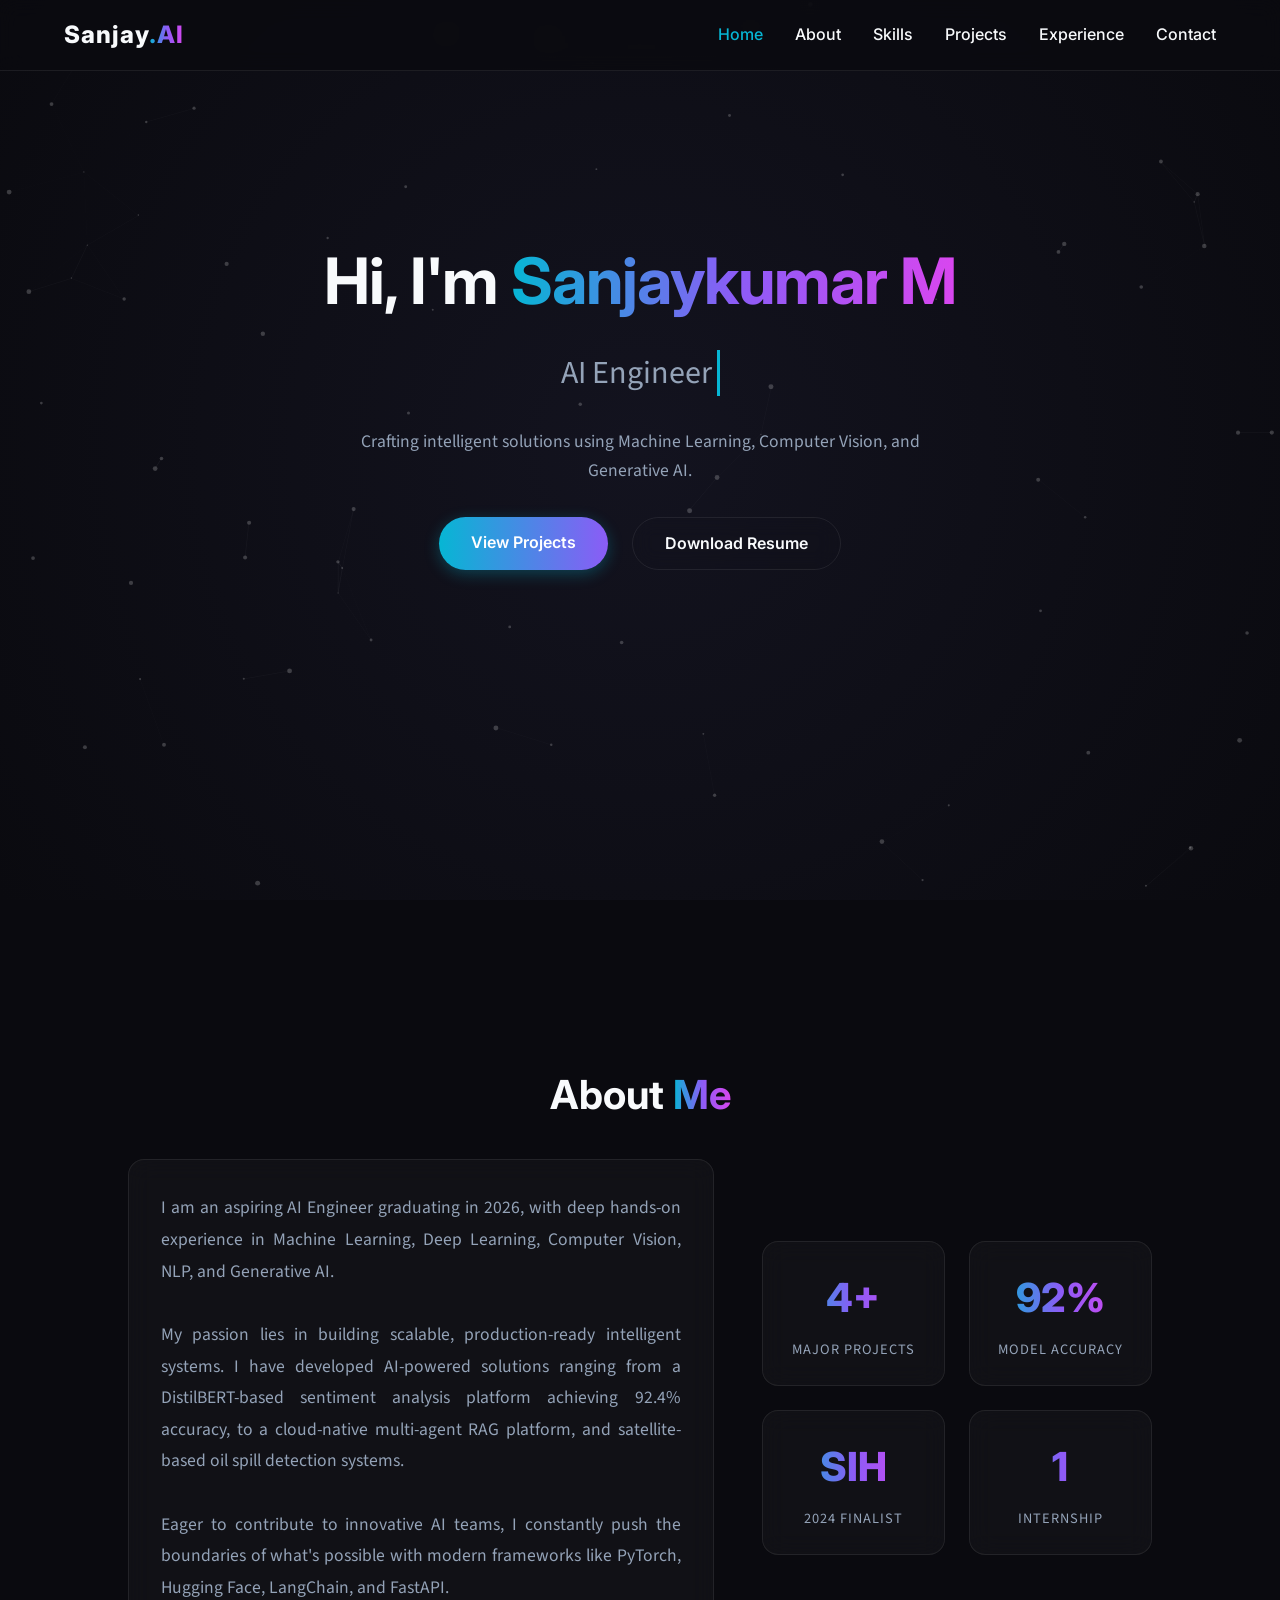
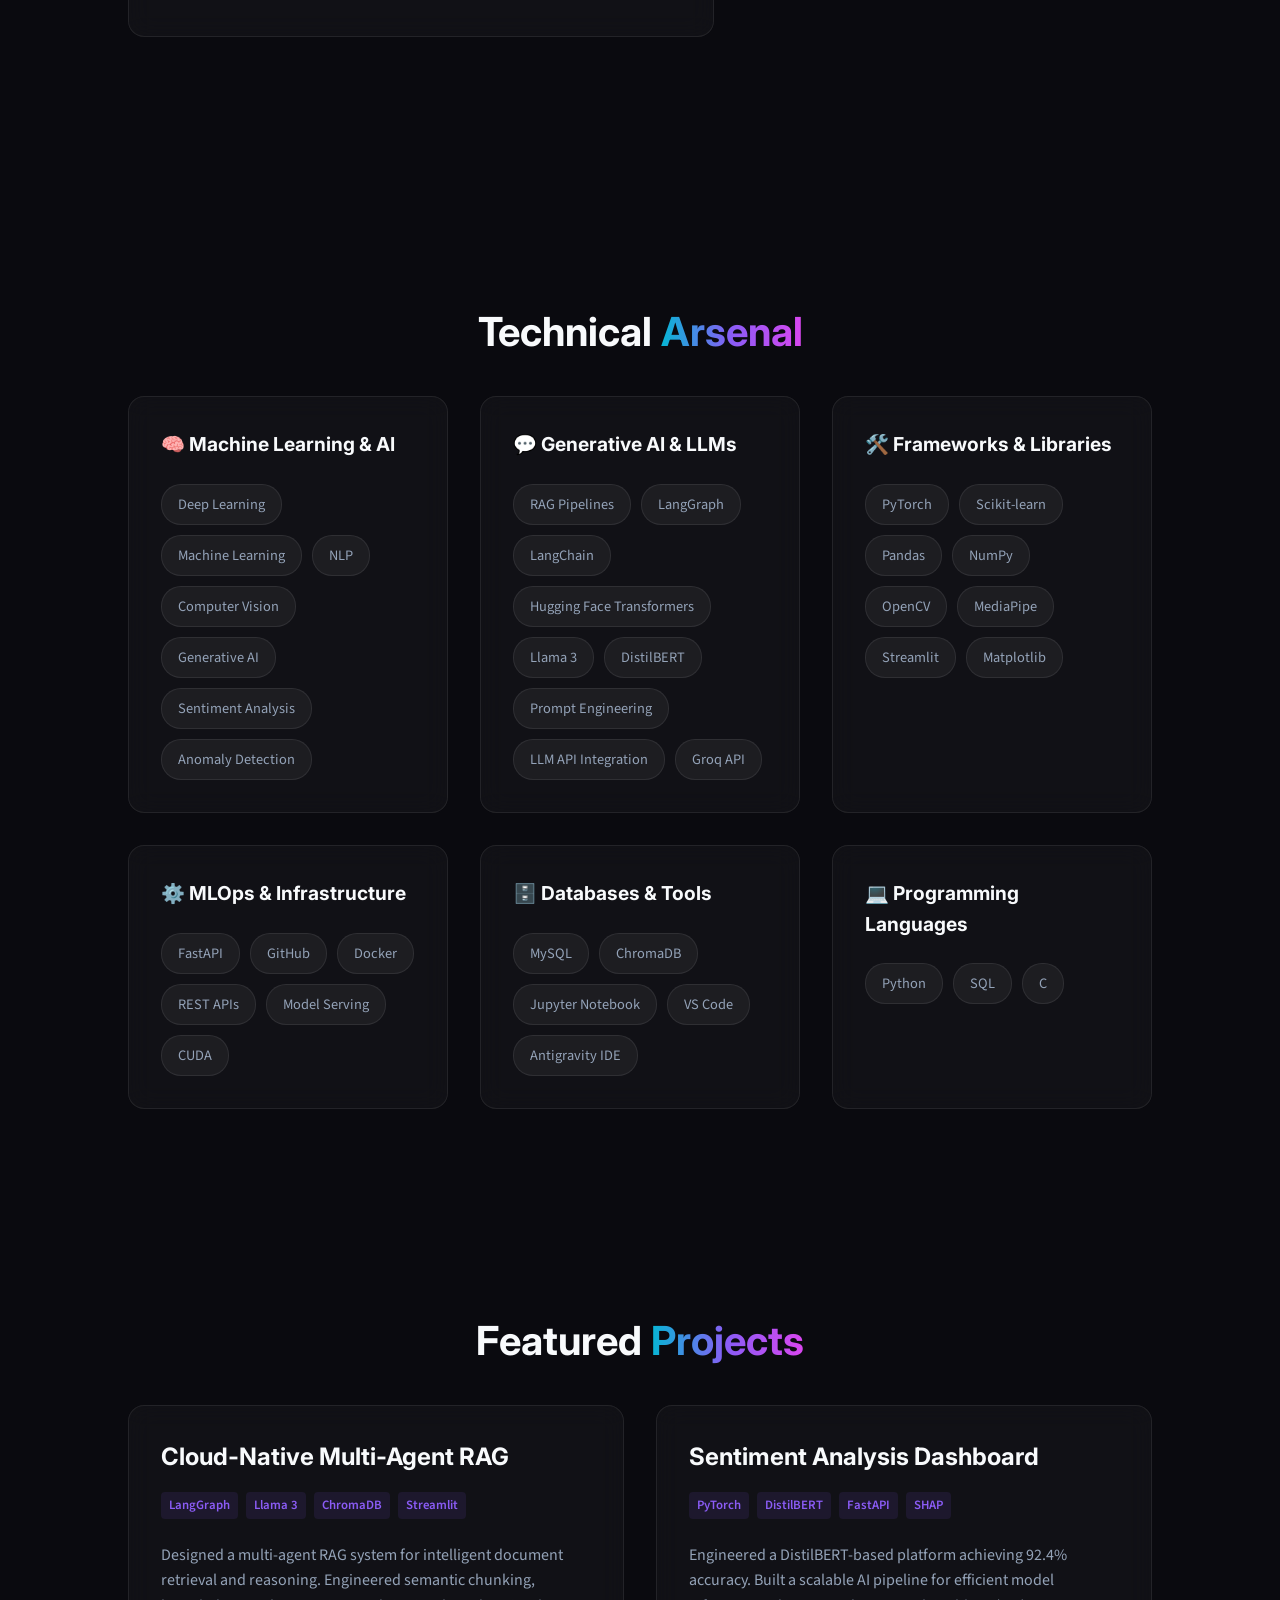
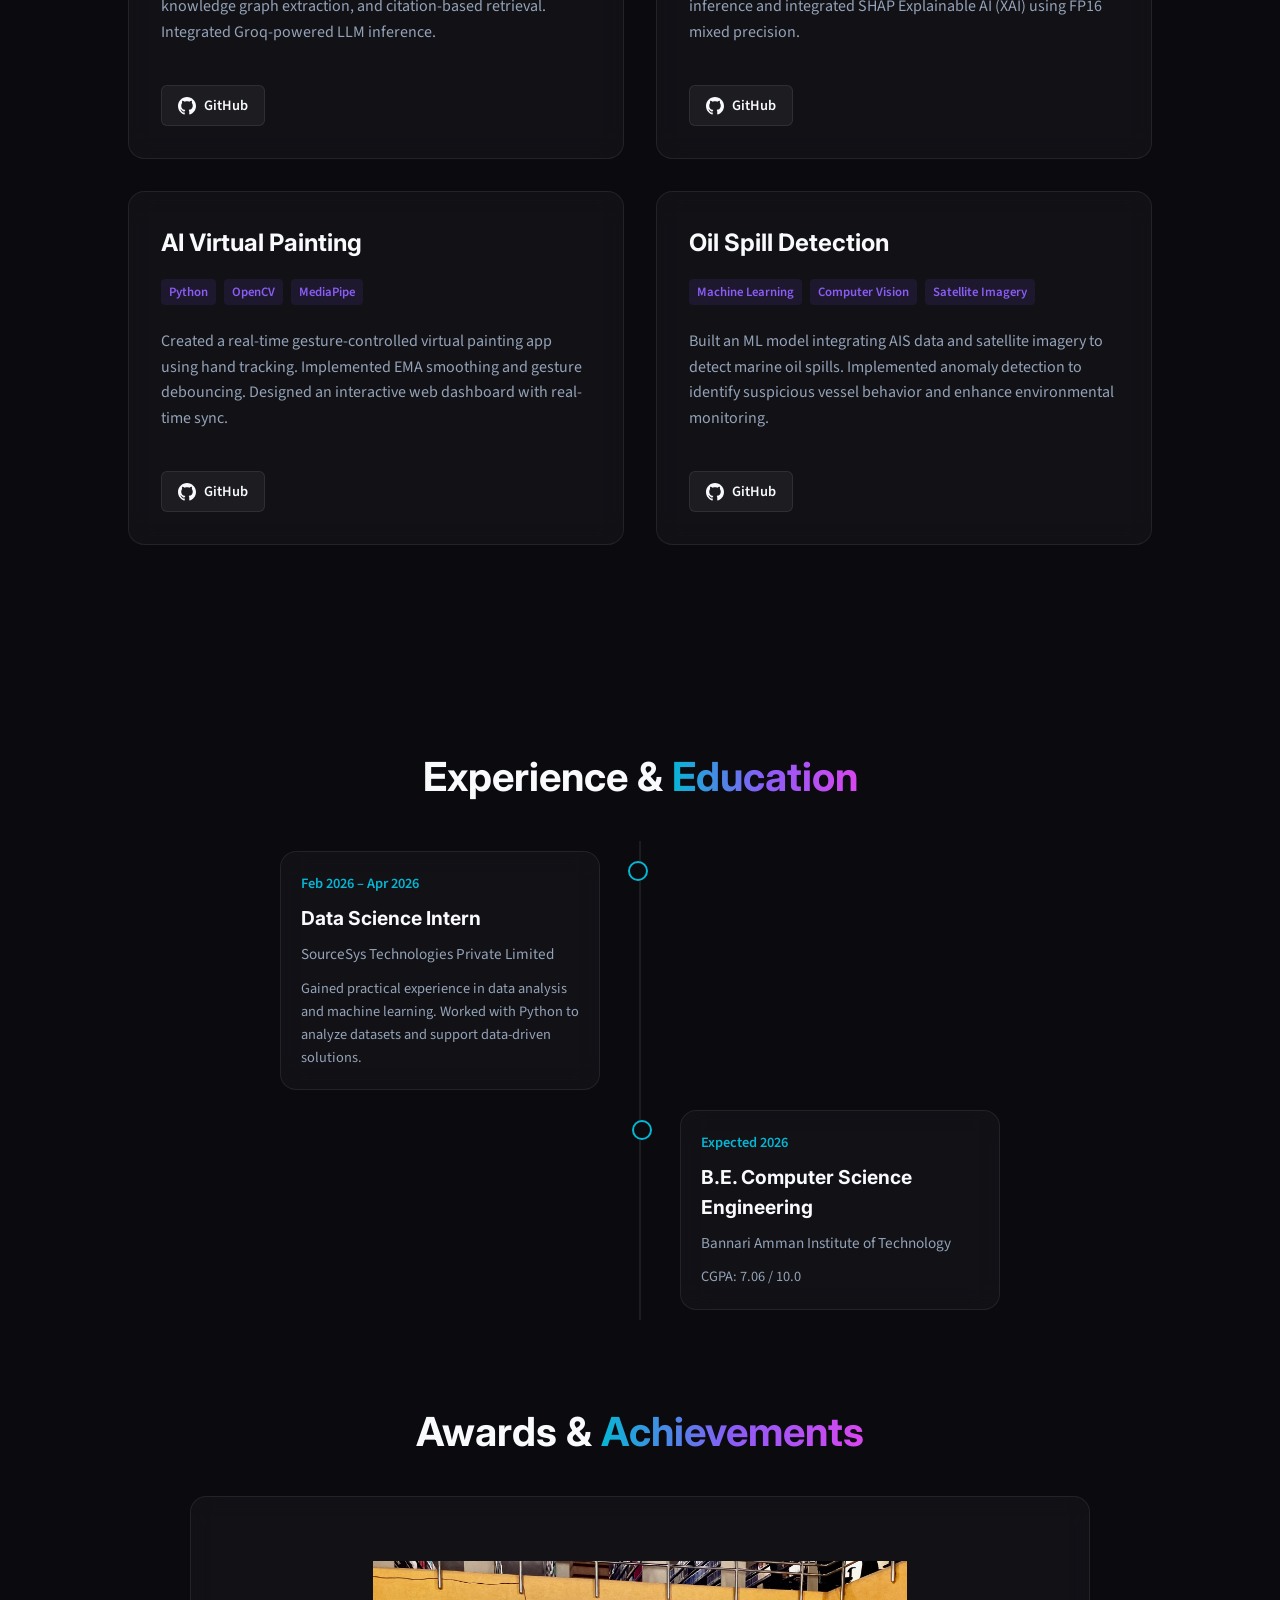
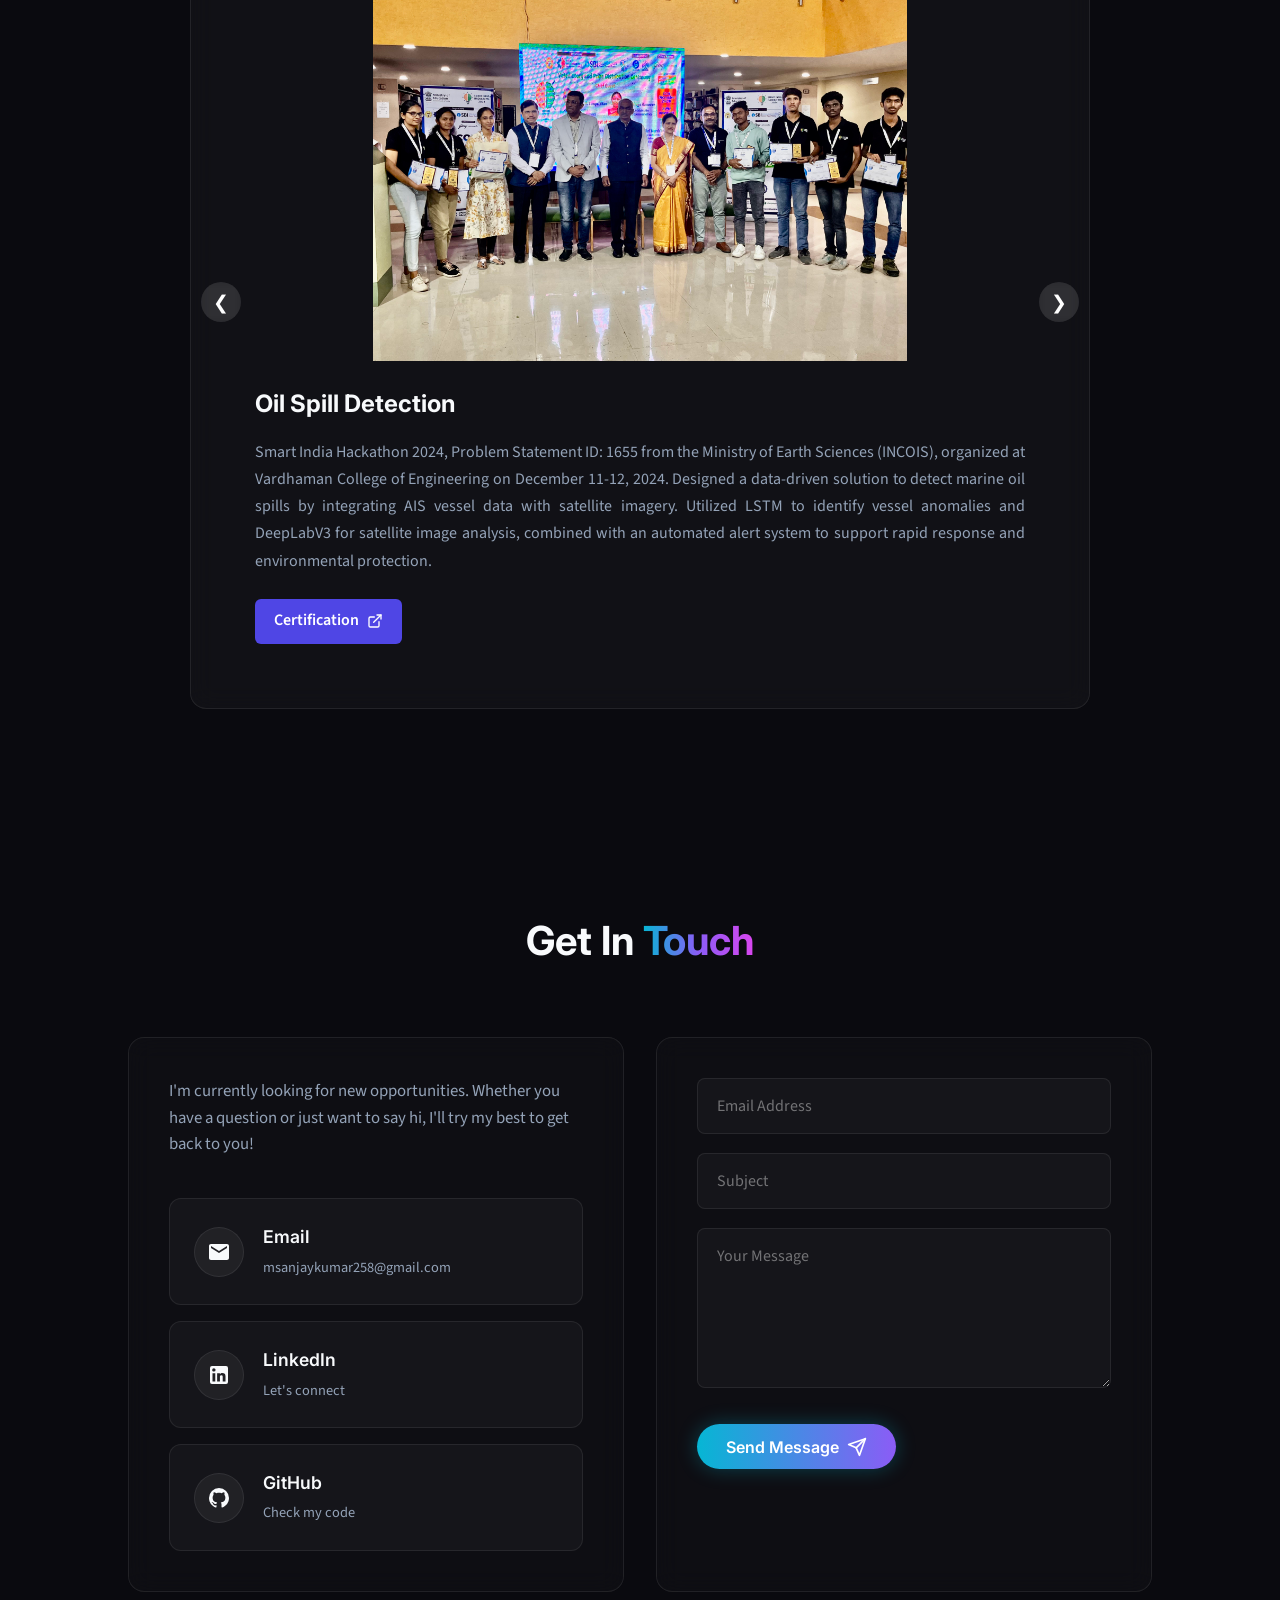
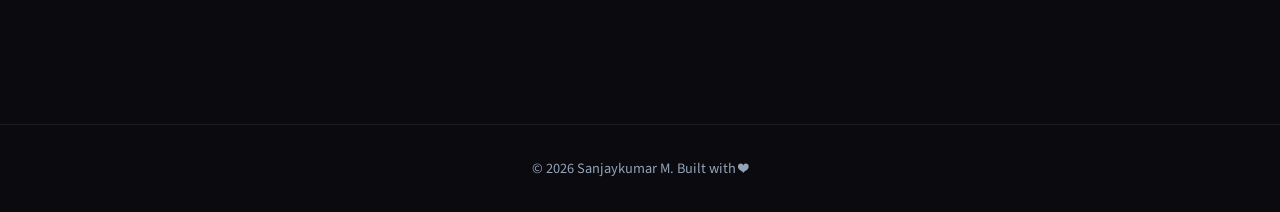
<file: index.html>
<!DOCTYPE html>
<html lang="en">
<head>
    <meta charset="UTF-8">
    <meta name="viewport" content="width=device-width, initial-scale=1.0">
    <title>Sanjaykumar M | AI Engineer Portfolio</title>
    <!-- Fonts -->
    <link href="https://fonts.googleapis.com/css2?family=Inter:wght@300;400;500;600;700;800&family=Source+Sans+Pro:wght@400;600;700&display=swap" rel="stylesheet">
    <style>
        :root {
            --bg-dark: #0a0a0f;
            --text-main: #f8fafc;
            --text-muted: #94a3b8;
            --accent-1: #06b6d4; /* Cyan */
            --accent-2: #8b5cf6; /* Violet */
            --accent-3: #d946ef; /* Fuchsia */
            --glass-bg: rgba(255, 255, 255, 0.03);
            --glass-border: rgba(255, 255, 255, 0.08);
            --glass-hover: rgba(255, 255, 255, 0.06);
            --font-heading: 'Inter', sans-serif;
            --font-body: 'Source Sans Pro', sans-serif;
        }

        * {
            margin: 0;
            padding: 0;
            box-sizing: border-box;
        }

        html {
            scroll-behavior: smooth;
        }

        body {
            background-color: var(--bg-dark);
            color: var(--text-main);
            font-family: var(--font-body);
            line-height: 1.6;
            overflow-x: hidden;
            position: relative;
        }

        /* Particle Background */
        #particles {
            position: fixed;
            top: 0;
            left: 0;
            width: 100vw;
            height: 100vh;
            z-index: -1;
            background: radial-gradient(circle at center, #13131f 0%, #0a0a0f 100%);
        }

        .gradient-text {
            background: linear-gradient(to right, var(--accent-1), var(--accent-2), var(--accent-3));
            -webkit-background-clip: text;
            -webkit-text-fill-color: transparent;
            background-clip: text;
        }

        /* Typography */
        h1, h2, h3, h4 {
            font-family: var(--font-heading);
            font-weight: 700;
        }

        h2 {
            font-size: 2.5rem;
            margin-bottom: 2rem;
            text-align: center;
        }

        section {
            padding: 100px 10%;
            min-height: 100vh;
            display: flex;
            flex-direction: column;
            justify-content: center;
        }

        /* Glassmorphism Classes */
        .glass {
            background: var(--glass-bg);
            backdrop-filter: blur(12px);
            -webkit-backdrop-filter: blur(12px);
            border: 1px solid var(--glass-border);
            border-radius: 16px;
            padding: 2rem;
            transition: transform 0.3s ease, background 0.3s ease;
        }

        .glass:hover {
            transform: translateY(-5px);
            background: var(--glass-hover);
        }

        /* Navigation */
        nav {
            position: fixed;
            top: 0;
            width: 100%;
            padding: 1rem 5%;
            display: flex;
            justify-content: space-between;
            align-items: center;
            z-index: 1000;
            background: rgba(10, 10, 15, 0.8);
            backdrop-filter: blur(10px);
            border-bottom: 1px solid var(--glass-border);
        }

        .logo {
            font-family: var(--font-heading);
            font-weight: 800;
            font-size: 1.5rem;
            text-decoration: none;
            color: var(--text-main);
            letter-spacing: 1px;
        }

        .nav-links {
            display: flex;
            gap: 2rem;
            list-style: none;
        }

        .nav-links a {
            color: var(--text-main);
            text-decoration: none;
            font-size: 1rem;
            font-weight: 500;
            transition: color 0.3s ease;
            font-family: var(--font-heading);
        }

        .nav-links a:hover, .nav-links a.active {
            color: var(--accent-1);
        }

        /* Hero Section */
        #home {
            height: 100vh;
            display: flex;
            align-items: center;
            justify-content: center;
            text-align: center;
            padding-top: 0;
        }

        .hero-content h1 {
            font-size: 4rem;
            margin-bottom: 1rem;
            letter-spacing: -1px;
        }

        .typewriter {
            font-size: 2rem;
            color: var(--text-muted);
            margin-bottom: 2rem;
            height: 3rem;
        }

        .typewriter span {
            border-right: 3px solid var(--accent-1);
            padding-right: 5px;
            animation: blink 0.75s step-end infinite;
        }

        @keyframes blink {
            from, to { border-color: transparent }
            50% { border-color: var(--accent-1); }
        }

        .btn-container {
            display: flex;
            gap: 1.5rem;
            justify-content: center;
            margin-top: 2rem;
        }

        .btn {
            padding: 0.8rem 2rem;
            border-radius: 30px;
            font-family: var(--font-heading);
            font-weight: 600;
            text-decoration: none;
            transition: all 0.3s ease;
            cursor: pointer;
            border: none;
            font-size: 1rem;
        }

        .btn-primary {
            background: linear-gradient(to right, var(--accent-1), var(--accent-2));
            color: white;
            box-shadow: 0 4px 15px rgba(6, 182, 212, 0.3);
        }

        .btn-primary:hover {
            box-shadow: 0 6px 20px rgba(139, 92, 246, 0.4);
            transform: translateY(-2px);
        }

        .btn-secondary {
            background: transparent;
            color: var(--text-main);
            border: 1px solid var(--glass-border);
            backdrop-filter: blur(10px);
        }

        .btn-secondary:hover {
            border-color: var(--accent-1);
            background: rgba(6, 182, 212, 0.1);
            transform: translateY(-2px);
        }

        /* About Section */
        .about-grid {
            display: grid;
            grid-template-columns: 1.5fr 1fr;
            gap: 3rem;
            align-items: center;
        }

        .about-text {
            font-size: 1.1rem;
            color: var(--text-muted);
            line-height: 1.8;
            text-align: justify;
        }

        .stats-grid {
            display: grid;
            grid-template-columns: 1fr 1fr;
            gap: 1.5rem;
        }

        .stat-card {
            text-align: center;
            padding: 1.5rem;
        }

        .stat-number {
            font-size: 2.5rem;
            font-weight: 800;
            margin-bottom: 0.5rem;
            font-family: var(--font-heading);
        }

        .stat-label {
            font-size: 0.9rem;
            color: var(--text-muted);
            text-transform: uppercase;
            letter-spacing: 1px;
        }

        /* Skills Section */
        .skills-container {
            display: grid;
            grid-template-columns: repeat(auto-fit, minmax(300px, 1fr));
            gap: 2rem;
        }

        .skill-category h3 {
            margin-bottom: 1.5rem;
            font-size: 1.2rem;
            color: var(--text-main);
            display: flex;
            align-items: center;
            gap: 10px;
        }

        .skill-tags {
            display: flex;
            flex-wrap: wrap;
            gap: 10px;
        }

        .skill-tag {
            background: rgba(255, 255, 255, 0.05);
            border: 1px solid var(--glass-border);
            padding: 0.5rem 1rem;
            border-radius: 20px;
            font-size: 0.9rem;
            color: var(--text-muted);
            transition: all 0.3s ease;
        }

        .skill-tag:hover {
            background: rgba(6, 182, 212, 0.1);
            border-color: var(--accent-1);
            color: var(--text-main);
        }

        /* Projects Section */
        .projects-grid {
            display: grid;
            grid-template-columns: repeat(auto-fit, minmax(350px, 1fr));
            gap: 2rem;
        }

        .project-card {
            display: flex;
            flex-direction: column;
            height: 100%;
        }

        .project-title {
            font-size: 1.5rem;
            margin-bottom: 1rem;
            color: var(--text-main);
        }

        .project-desc {
            color: var(--text-muted);
            font-size: 1rem;
            margin-bottom: 1.5rem;
            flex-grow: 1;
        }

        .project-tech {
            display: flex;
            flex-wrap: wrap;
            gap: 8px;
            margin-bottom: 1.5rem;
        }

        .tech-badge {
            font-size: 0.8rem;
            padding: 3px 8px;
            border-radius: 4px;
            background: rgba(139, 92, 246, 0.1);
            color: var(--accent-2);
            font-weight: 600;
        }

        .project-links {
            margin-top: auto;
            padding-top: 1rem;
        }

        .btn-github {
            display: inline-flex;
            align-items: center;
            gap: 8px;
            background: rgba(255, 255, 255, 0.05);
            color: var(--text-main);
            padding: 0.5rem 1rem;
            border-radius: 6px;
            text-decoration: none;
            font-size: 0.9rem;
            font-weight: 600;
            border: 1px solid var(--glass-border);
            transition: all 0.3s ease;
        }

        .btn-github:hover {
            background: rgba(255, 255, 255, 0.1);
            border-color: var(--text-main);
            transform: translateY(-2px);
        }

        /* Timeline (Experience & Education) */
        .timeline {
            position: relative;
            max-width: 800px;
            margin: 0 auto;
        }

        .timeline::after {
            content: '';
            position: absolute;
            width: 2px;
            background: var(--glass-border);
            top: 0;
            bottom: 0;
            left: 50%;
            margin-left: -1px;
        }

        .timeline-item {
            padding: 10px 40px;
            position: relative;
            background-color: inherit;
            width: 50%;
        }

        .timeline-item.left {
            left: 0;
        }

        .timeline-item.right {
            left: 50%;
        }

        .timeline-item::after {
            content: '';
            position: absolute;
            width: 16px;
            height: 16px;
            right: -8px;
            background-color: var(--bg-dark);
            border: 2px solid var(--accent-1);
            top: 20px;
            border-radius: 50%;
            z-index: 1;
        }

        .timeline-item.right::after {
            left: -8px;
        }

        .timeline-content {
            padding: 20px;
        }

        .timeline-date {
            color: var(--accent-1);
            font-weight: 600;
            font-size: 0.9rem;
            margin-bottom: 0.5rem;
        }

        .timeline-title {
            font-size: 1.2rem;
            margin-bottom: 0.5rem;
        }

        .timeline-subtitle {
            color: var(--text-muted);
            font-size: 0.95rem;
        }

        /* Awards Carousel */
        .awards-carousel {
            position: relative;
            max-width: 900px;
            margin: 0 auto;
            overflow: hidden;
            border-radius: 16px;
        }

        .carousel-track {
            display: flex;
            transition: transform 0.5s ease-in-out;
        }

        .carousel-slide {
            min-width: 100%;
            padding: 2rem;
            box-sizing: border-box;
            display: flex;
            flex-direction: column;
            align-items: center;
            text-align: left;
        }

        .carousel-image {
            width: 100%;
            max-height: 400px;
            object-fit: contain;
            border-radius: 12px;
            margin-bottom: 1.5rem;
        }

        .carousel-content {
            width: 100%;
        }

        .carousel-title {
            font-size: 1.5rem;
            color: var(--text-main);
            margin-bottom: 1rem;
            font-family: var(--font-heading);
        }

        .carousel-desc {
            font-size: 1rem;
            color: var(--text-muted);
            margin-bottom: 1.5rem;
            line-height: 1.7;
            text-align: justify;
        }

        .btn-cert {
            display: inline-flex;
            align-items: center;
            gap: 8px;
            background: #4f46e5;
            color: white;
            padding: 0.6rem 1.2rem;
            border-radius: 6px;
            text-decoration: none;
            font-weight: 600;
            transition: background 0.3s;
        }

        .btn-cert:hover {
            background: #4338ca;
        }

        .carousel-btn {
            position: absolute;
            top: 50%;
            transform: translateY(-50%);
            background: rgba(255, 255, 255, 0.1);
            color: white;
            border: none;
            width: 40px;
            height: 40px;
            border-radius: 50%;
            cursor: pointer;
            display: flex;
            align-items: center;
            justify-content: center;
            font-size: 1.2rem;
            backdrop-filter: blur(4px);
            transition: background 0.3s;
            z-index: 10;
        }

        .carousel-btn:hover {
            background: rgba(255, 255, 255, 0.2);
        }

        .carousel-btn.prev {
            left: 10px;
        }

        .carousel-btn.next {
            right: 10px;
        }

        /* Contact Section */
        .contact-wrapper {
            max-width: 1100px;
            margin: 0 auto;
            display: grid;
            grid-template-columns: 1fr 1fr;
            gap: 2rem;
            align-items: stretch;
            padding: 2rem 0;
        }

        @media screen and (max-width: 768px) {
            .contact-wrapper {
                grid-template-columns: 1fr;
            }
        }

        .contact-info-panel, .contact-form-panel {
            padding: 2.5rem;
            background: rgba(255, 255, 255, 0.02);
            border-radius: 16px;
            border: 1px solid var(--glass-border);
            display: flex;
            flex-direction: column;
        }

        .contact-subtitle {
            color: var(--text-muted);
            font-size: 1.05rem;
            line-height: 1.6;
        }

        .contact-cards-col {
            display: flex;
            flex-direction: column;
            gap: 1rem;
        }

        .contact-card {
            display: flex;
            flex-direction: row;
            align-items: center;
            padding: 1.5rem;
            background: rgba(255, 255, 255, 0.03);
            border-radius: 12px;
            border: 1px solid var(--glass-border);
            text-decoration: none;
            transition: all 0.3s ease;
            text-align: left;
            position: relative;
            overflow: hidden;
        }

        .contact-card::before {
            content: '';
            position: absolute;
            top: 0; left: 0; width: 100%; height: 100%;
            background: linear-gradient(135deg, rgba(6, 182, 212, 0.1), rgba(139, 92, 246, 0.1));
            opacity: 0;
            transition: opacity 0.4s ease;
            z-index: 0;
        }

        .contact-card:hover {
            transform: translateX(10px);
            border-color: var(--accent-1);
            background: rgba(255, 255, 255, 0.05);
            box-shadow: 0 10px 30px rgba(6, 182, 212, 0.1);
        }

        .contact-card:hover::before {
            opacity: 1;
        }

        .contact-card > * {
            z-index: 1;
            position: relative;
        }

        .contact-icon {
            width: 50px;
            height: 50px;
            background: rgba(255, 255, 255, 0.05);
            border-radius: 50%;
            display: flex;
            align-items: center;
            justify-content: center;
            margin-right: 1.2rem;
            border: 1px solid var(--glass-border);
            color: var(--text-main);
            transition: color 0.4s ease, box-shadow 0.4s ease;
            flex-shrink: 0;
        }

        .contact-card:hover .contact-icon {
            color: var(--accent-1);
            box-shadow: 0 0 15px rgba(6, 182, 212, 0.3);
            border-color: var(--accent-1);
        }

        .contact-icon svg {
            width: 24px;
            height: 24px;
            fill: currentColor;
        }

        .contact-card h4 {
            font-size: 1.1rem;
            color: var(--text-main);
            margin-bottom: 0.2rem;
            font-weight: 600;
        }

        .contact-card span {
            color: var(--text-muted);
            font-size: 0.9rem;
        }

        .contact-form {
            display: flex;
            flex-direction: column;
            gap: 1.2rem;
            height: 100%;
        }

        .form-group {
            width: 100%;
        }

        .contact-form input, .contact-form textarea {
            width: 100%;
            padding: 1rem 1.2rem;
            background: rgba(255, 255, 255, 0.03);
            border: 1px solid var(--glass-border);
            border-radius: 8px;
            color: var(--text-main);
            font-size: 1rem;
            transition: all 0.3s ease;
            font-family: inherit;
        }

        .contact-form input::placeholder, .contact-form textarea::placeholder {
            color: rgba(255, 255, 255, 0.4);
        }

        .contact-form input:focus, .contact-form textarea:focus {
            outline: none;
            border-color: var(--accent-1);
            background: rgba(255, 255, 255, 0.06);
            box-shadow: 0 0 15px rgba(6, 182, 212, 0.2);
        }

        .contact-form textarea {
            resize: vertical;
            min-height: 160px;
        }

        .form-submit-btn {
            align-self: flex-start;
            margin-top: 0.5rem;
            display: inline-flex;
            align-items: center;
            padding: 0.8rem 1.8rem;
            font-size: 1rem;
        }

        /* Footer */
        footer {
            text-align: center;
            padding: 2rem;
            border-top: 1px solid var(--glass-border);
            color: var(--text-muted);
            font-size: 0.9rem;
        }

        /* Responsive */
        @media screen and (max-width: 992px) {
            .hero-content h1 {
                font-size: 3.5rem;
            }
            .about-grid {
                grid-template-columns: 1fr;
            }
            .timeline::after {
                left: 31px;
            }
            .timeline-item {
                width: 100%;
                padding-left: 70px;
                padding-right: 25px;
            }
            .timeline-item.left::after, .timeline-item.right::after {
                left: 23px;
            }
            .timeline-item.right {
                left: 0;
            }
        }

        @media screen and (max-width: 768px) {
            .nav-links {
                display: none; /* Add hamburger menu logic for real implementation if needed */
            }
            .hero-content h1 {
                font-size: 3rem;
            }
            .typewriter {
                font-size: 1.5rem;
            }
            section {
                padding: 80px 5%;
            }
        }

        /* Scroll Animation Classes */
        .fade-in {
            opacity: 0;
            transform: translateY(30px);
            transition: opacity 0.8s ease, transform 0.8s ease;
        }

        .fade-in.visible {
            opacity: 1;
            transform: translateY(0);
        }
    </style>
</head>
<body>

    <!-- Canvas for Particle Background -->
    <canvas id="particles"></canvas>

    <!-- Navigation -->
    <nav>
        <a href="#home" class="logo">Sanjay<span class="gradient-text">.AI</span></a>
        <ul class="nav-links">
            <li><a href="#home" class="active">Home</a></li>
            <li><a href="#about">About</a></li>
            <li><a href="#skills">Skills</a></li>
            <li><a href="#projects">Projects</a></li>
            <li><a href="#experience">Experience</a></li>
            <li><a href="#contact">Contact</a></li>
        </ul>
    </nav>

    <!-- Hero Section -->
    <section id="home">
        <div class="hero-content fade-in">
            <h1>Hi, I'm <span class="gradient-text">Sanjaykumar M</span></h1>
            <div class="typewriter"><span id="typewriter-text"></span></div>
            <p style="color: var(--text-muted); max-width: 600px; margin: 0 auto; font-size: 1.1rem;">
                Crafting intelligent solutions using Machine Learning, Computer Vision, and Generative AI.
            </p>
            <div class="btn-container" style="justify-content: center;">
                <a href="#projects" class="btn btn-primary">View Projects</a>
                <a href="Sanjaykumar_ Resume_.pdf" target="_blank" class="btn btn-secondary">Download Resume</a>
            </div>
        </div>
    </section>

    <!-- About Section -->
    <section id="about">
        <h2 class="fade-in">About <span class="gradient-text">Me</span></h2>
        <div class="about-grid fade-in">
            <div class="about-text glass">
                <p>
                    I am an aspiring AI Engineer graduating in 2026, with deep hands-on experience in Machine Learning, Deep Learning, Computer Vision, NLP, and Generative AI. 
                </p>
                <br>
                <p>
                    My passion lies in building scalable, production-ready intelligent systems. I have developed AI-powered solutions ranging from a DistilBERT-based sentiment analysis platform achieving 92.4% accuracy, to a cloud-native multi-agent RAG platform, and satellite-based oil spill detection systems.
                </p>
                <br>
                <p>
                    Eager to contribute to innovative AI teams, I constantly push the boundaries of what's possible with modern frameworks like PyTorch, Hugging Face, LangChain, and FastAPI.
                </p>
            </div>
            <div class="stats-grid">
                <div class="stat-card glass">
                    <div class="stat-number gradient-text">4+</div>
                    <div class="stat-label">Major Projects</div>
                </div>
                <div class="stat-card glass">
                    <div class="stat-number gradient-text">92%</div>
                    <div class="stat-label">Model Accuracy</div>
                </div>
                <div class="stat-card glass">
                    <div class="stat-number gradient-text">SIH</div>
                    <div class="stat-label">2024 Finalist</div>
                </div>
                <div class="stat-card glass">
                    <div class="stat-number gradient-text">1</div>
                    <div class="stat-label">Internship</div>
                </div>
            </div>
        </div>
    </section>

    <!-- Skills Section -->
    <section id="skills">
        <h2 class="fade-in">Technical <span class="gradient-text">Arsenal</span></h2>
        <div class="skills-container fade-in">
            <div class="skill-category glass">
                <h3>🧠 Machine Learning & AI</h3>
                <div class="skill-tags">
                    <span class="skill-tag">Deep Learning</span>
                    <span class="skill-tag">Machine Learning</span>
                    <span class="skill-tag">NLP</span>
                    <span class="skill-tag">Computer Vision</span>
                    <span class="skill-tag">Generative AI</span>
                    <span class="skill-tag">Sentiment Analysis</span>
                    <span class="skill-tag">Anomaly Detection</span>
                </div>
            </div>
            
            <div class="skill-category glass">
                <h3>💬 Generative AI & LLMs</h3>
                <div class="skill-tags">
                    <span class="skill-tag">RAG Pipelines</span>
                    <span class="skill-tag">LangGraph</span>
                    <span class="skill-tag">LangChain</span>
                    <span class="skill-tag">Hugging Face Transformers</span>
                    <span class="skill-tag">Llama 3</span>
                    <span class="skill-tag">DistilBERT</span>
                    <span class="skill-tag">Prompt Engineering</span>
                    <span class="skill-tag">LLM API Integration</span>
                    <span class="skill-tag">Groq API</span>
                </div>
            </div>

            <div class="skill-category glass">
                <h3>🛠️ Frameworks & Libraries</h3>
                <div class="skill-tags">
                    <span class="skill-tag">PyTorch</span>
                    <span class="skill-tag">Scikit-learn</span>
                    <span class="skill-tag">Pandas</span>
                    <span class="skill-tag">NumPy</span>
                    <span class="skill-tag">OpenCV</span>
                    <span class="skill-tag">MediaPipe</span>
                    <span class="skill-tag">Streamlit</span>
                    <span class="skill-tag">Matplotlib</span>
                </div>
            </div>

            <div class="skill-category glass">
                <h3>⚙️ MLOps & Infrastructure</h3>
                <div class="skill-tags">
                    <span class="skill-tag">FastAPI</span>
                    <span class="skill-tag">GitHub</span>
                    <span class="skill-tag">Docker</span>
                    <span class="skill-tag">REST APIs</span>
                    <span class="skill-tag">Model Serving</span>
                    <span class="skill-tag">CUDA</span>
                </div>
            </div>

            <div class="skill-category glass">
                <h3>🗄️ Databases & Tools</h3>
                <div class="skill-tags">
                    <span class="skill-tag">MySQL</span>
                    <span class="skill-tag">ChromaDB</span>
                    <span class="skill-tag">Jupyter Notebook</span>
                    <span class="skill-tag">VS Code</span>
                    <span class="skill-tag">Antigravity IDE</span>
                </div>
            </div>

            <div class="skill-category glass">
                <h3>💻 Programming Languages</h3>
                <div class="skill-tags">
                    <span class="skill-tag">Python</span>
                    <span class="skill-tag">SQL</span>
                    <span class="skill-tag">C</span>
                </div>
            </div>
        </div>
    </section>

    <!-- Projects Section -->
    <section id="projects">
        <h2 class="fade-in">Featured <span class="gradient-text">Projects</span></h2>
        <div class="projects-grid">
            
            <div class="project-card glass fade-in">
                <h3 class="project-title">Cloud-Native Multi-Agent RAG</h3>
                <div class="project-tech">
                    <span class="tech-badge">LangGraph</span>
                    <span class="tech-badge">Llama 3</span>
                    <span class="tech-badge">ChromaDB</span>
                    <span class="tech-badge">Streamlit</span>
                </div>
                <div class="project-desc">
                    <p>Designed a multi-agent RAG system for intelligent document retrieval and reasoning. Engineered semantic chunking, knowledge graph extraction, and citation-based retrieval. Integrated Groq-powered LLM inference.</p>
                </div>
                <div class="project-links">
                    <a href="https://github.com/sanjaykumar258/Cloud-Native-Multi-Agent-RAG-Platform.git" target="_blank" class="btn-github">
                        <svg width="18" height="18" viewBox="0 0 24 24" fill="currentColor"><path d="M12 0c-6.626 0-12 5.373-12 12 0 5.302 3.438 9.8 8.207 11.387.599.111.793-.261.793-.577v-2.234c-3.338.726-4.033-1.416-4.033-1.416-.546-1.387-1.333-1.756-1.333-1.756-1.089-.745.083-.729.083-.729 1.205.084 1.839 1.237 1.839 1.237 1.07 1.834 2.807 1.304 3.492.997.107-.775.418-1.305.762-1.604-2.665-.305-5.467-1.334-5.467-5.931 0-1.311.469-2.381 1.236-3.221-.124-.303-.535-1.524.117-3.176 0 0 1.008-.322 3.301 1.23.957-.266 1.983-.399 3.003-.404 1.02.005 2.047.138 3.006.404 2.291-1.552 3.297-1.23 3.297-1.23.653 1.653.242 2.874.118 3.176.77.84 1.235 1.911 1.235 3.221 0 4.609-2.807 5.624-5.479 5.921.43.372.823 1.102.823 2.222v3.293c0 .319.192.694.801.576 4.765-1.589 8.199-6.086 8.199-11.386 0-6.627-5.373-12-12-12z"/></svg>
                        GitHub
                    </a>
                </div>
            </div>

            <div class="project-card glass fade-in">
                <h3 class="project-title">Sentiment Analysis Dashboard</h3>
                <div class="project-tech">
                    <span class="tech-badge">PyTorch</span>
                    <span class="tech-badge">DistilBERT</span>
                    <span class="tech-badge">FastAPI</span>
                    <span class="tech-badge">SHAP</span>
                </div>
                <div class="project-desc">
                    <p>Engineered a DistilBERT-based platform achieving 92.4% accuracy. Built a scalable AI pipeline for efficient model inference and integrated SHAP Explainable AI (XAI) using FP16 mixed precision.</p>
                </div>
                <div class="project-links">
                    <a href="https://github.com/sanjaykumar258/-Sentiment-Analysis-Dashboard.git" target="_blank" class="btn-github">
                        <svg width="18" height="18" viewBox="0 0 24 24" fill="currentColor"><path d="M12 0c-6.626 0-12 5.373-12 12 0 5.302 3.438 9.8 8.207 11.387.599.111.793-.261.793-.577v-2.234c-3.338.726-4.033-1.416-4.033-1.416-.546-1.387-1.333-1.756-1.333-1.756-1.089-.745.083-.729.083-.729 1.205.084 1.839 1.237 1.839 1.237 1.07 1.834 2.807 1.304 3.492.997.107-.775.418-1.305.762-1.604-2.665-.305-5.467-1.334-5.467-5.931 0-1.311.469-2.381 1.236-3.221-.124-.303-.535-1.524.117-3.176 0 0 1.008-.322 3.301 1.23.957-.266 1.983-.399 3.003-.404 1.02.005 2.047.138 3.006.404 2.291-1.552 3.297-1.23 3.297-1.23.653 1.653.242 2.874.118 3.176.77.84 1.235 1.911 1.235 3.221 0 4.609-2.807 5.624-5.479 5.921.43.372.823 1.102.823 2.222v3.293c0 .319.192.694.801.576 4.765-1.589 8.199-6.086 8.199-11.386 0-6.627-5.373-12-12-12z"/></svg>
                        GitHub
                    </a>
                </div>
            </div>

            <div class="project-card glass fade-in">
                <h3 class="project-title">AI Virtual Painting</h3>
                <div class="project-tech">
                    <span class="tech-badge">Python</span>
                    <span class="tech-badge">OpenCV</span>
                    <span class="tech-badge">MediaPipe</span>
                </div>
                <div class="project-desc">
                    <p>Created a real-time gesture-controlled virtual painting app using hand tracking. Implemented EMA smoothing and gesture debouncing. Designed an interactive web dashboard with real-time sync.</p>
                </div>
                <div class="project-links">
                    <a href="https://github.com/sanjaykumar258/AI-VIRTUAL-PAINTING.git" target="_blank" class="btn-github">
                        <svg width="18" height="18" viewBox="0 0 24 24" fill="currentColor"><path d="M12 0c-6.626 0-12 5.373-12 12 0 5.302 3.438 9.8 8.207 11.387.599.111.793-.261.793-.577v-2.234c-3.338.726-4.033-1.416-4.033-1.416-.546-1.387-1.333-1.756-1.333-1.756-1.089-.745.083-.729.083-.729 1.205.084 1.839 1.237 1.839 1.237 1.07 1.834 2.807 1.304 3.492.997.107-.775.418-1.305.762-1.604-2.665-.305-5.467-1.334-5.467-5.931 0-1.311.469-2.381 1.236-3.221-.124-.303-.535-1.524.117-3.176 0 0 1.008-.322 3.301 1.23.957-.266 1.983-.399 3.003-.404 1.02.005 2.047.138 3.006.404 2.291-1.552 3.297-1.23 3.297-1.23.653 1.653.242 2.874.118 3.176.77.84 1.235 1.911 1.235 3.221 0 4.609-2.807 5.624-5.479 5.921.43.372.823 1.102.823 2.222v3.293c0 .319.192.694.801.576 4.765-1.589 8.199-6.086 8.199-11.386 0-6.627-5.373-12-12-12z"/></svg>
                        GitHub
                    </a>
                </div>
            </div>

            <div class="project-card glass fade-in">
                <h3 class="project-title">Oil Spill Detection</h3>
                <div class="project-tech">
                    <span class="tech-badge">Machine Learning</span>
                    <span class="tech-badge">Computer Vision</span>
                    <span class="tech-badge">Satellite Imagery</span>
                </div>
                <div class="project-desc">
                    <p>Built an ML model integrating AIS data and satellite imagery to detect marine oil spills. Implemented anomaly detection to identify suspicious vessel behavior and enhance environmental monitoring.</p>
                </div>
                <div class="project-links">
                    <a href="https://github.com/sanjaykumar258/oilspilldetection.git" target="_blank" class="btn-github">
                        <svg width="18" height="18" viewBox="0 0 24 24" fill="currentColor"><path d="M12 0c-6.626 0-12 5.373-12 12 0 5.302 3.438 9.8 8.207 11.387.599.111.793-.261.793-.577v-2.234c-3.338.726-4.033-1.416-4.033-1.416-.546-1.387-1.333-1.756-1.333-1.756-1.089-.745.083-.729.083-.729 1.205.084 1.839 1.237 1.839 1.237 1.07 1.834 2.807 1.304 3.492.997.107-.775.418-1.305.762-1.604-2.665-.305-5.467-1.334-5.467-5.931 0-1.311.469-2.381 1.236-3.221-.124-.303-.535-1.524.117-3.176 0 0 1.008-.322 3.301 1.23.957-.266 1.983-.399 3.003-.404 1.02.005 2.047.138 3.006.404 2.291-1.552 3.297-1.23 3.297-1.23.653 1.653.242 2.874.118 3.176.77.84 1.235 1.911 1.235 3.221 0 4.609-2.807 5.624-5.479 5.921.43.372.823 1.102.823 2.222v3.293c0 .319.192.694.801.576 4.765-1.589 8.199-6.086 8.199-11.386 0-6.627-5.373-12-12-12z"/></svg>
                        GitHub
                    </a>
                </div>
            </div>

        </div>
    </section>

    <!-- Experience & Education Section -->
    <section id="experience">
        <h2 class="fade-in">Experience & <span class="gradient-text">Education</span></h2>
        <div class="timeline fade-in">
            
            <div class="timeline-item left">
                <div class="timeline-content glass">
                    <div class="timeline-date">Feb 2026 – Apr 2026</div>
                    <h3 class="timeline-title">Data Science Intern</h3>
                    <div class="timeline-subtitle">SourceSys Technologies Private Limited</div>
                    <p style="margin-top: 10px; font-size: 0.9rem; color: var(--text-muted);">
                        Gained practical experience in data analysis and machine learning. Worked with Python to analyze datasets and support data-driven solutions.
                    </p>
                </div>
            </div>

            <div class="timeline-item right">
                <div class="timeline-content glass">
                    <div class="timeline-date">Expected 2026</div>
                    <h3 class="timeline-title">B.E. Computer Science Engineering</h3>
                    <div class="timeline-subtitle">Bannari Amman Institute of Technology</div>
                    <p style="margin-top: 10px; font-size: 0.9rem; color: var(--text-muted);">
                        CGPA: 7.06 / 10.0
                    </p>
                </div>
            </div>

        </div>

        <h2 class="fade-in" style="margin-top: 80px;">Awards & <span class="gradient-text">Achievements</span></h2>
        <div class="awards-carousel glass fade-in">
            <button class="carousel-btn prev" id="prevBtn">&#10094;</button>
            <div class="carousel-track" id="carouselTrack">
                
                <!-- Slide 1 -->
                <div class="carousel-slide">
                    <img src="asset/proof/SIH.jpeg" alt="Smart India Hackathon 2024" class="carousel-image">
                    <div class="carousel-content">
                        <h3 class="carousel-title">Oil Spill Detection</h3>
                        <p class="carousel-desc">
                            Smart India Hackathon 2024, Problem Statement ID: 1655 from the Ministry of Earth Sciences (INCOIS), organized at Vardhaman College of Engineering on December 11-12, 2024. Designed a data-driven solution to detect marine oil spills by integrating AIS vessel data with satellite imagery. Utilized LSTM to identify vessel anomalies and DeepLabV3 for satellite image analysis, combined with an automated alert system to support rapid response and environmental protection.
                        </p>
                        <a href="asset/certification/SIH_certificate.png" target="_blank" class="btn-cert">
                            Certification 
                            <svg width="16" height="16" viewBox="0 0 24 24" fill="none" stroke="currentColor" stroke-width="2" stroke-linecap="round" stroke-linejoin="round"><path d="M18 13v6a2 2 0 0 1-2 2H5a2 2 0 0 1-2-2V8a2 2 0 0 1 2-2h6"></path><polyline points="15 3 21 3 21 9"></polyline><line x1="10" y1="14" x2="21" y2="3"></line></svg>
                        </a>
                    </div>
                </div>

                <!-- Slide 2 -->
                <div class="carousel-slide">
                    <img src="asset/proof/AI Virtual.jpeg" alt="Galaxy'24 Phase II" class="carousel-image">
                    <div class="carousel-content">
                        <h3 class="carousel-title">AI Virtual Painting</h3>
                        <p class="carousel-desc">
                            Secured Third Prize 🥉 at Galaxy'24 Phase II, Government College of Engineering, Erode, for the paper AI Virtual Painting. The project introduces an interactive system that enables digital artwork creation through hand gestures and eye tracking. Using OpenCV, MediaPipe, it integrates gesture-based drawing, color selection, and brush control, bridging art with AI-driven innovation for accessible and creative digital expression.
                        </p>
                        <a href="asset/certification/AI Virtual_cetificate.jpeg" target="_blank" class="btn-cert">
                            Certification 
                            <svg width="16" height="16" viewBox="0 0 24 24" fill="none" stroke="currentColor" stroke-width="2" stroke-linecap="round" stroke-linejoin="round"><path d="M18 13v6a2 2 0 0 1-2 2H5a2 2 0 0 1-2-2V8a2 2 0 0 1 2-2h6"></path><polyline points="15 3 21 3 21 9"></polyline><line x1="10" y1="14" x2="21" y2="3"></line></svg>
                        </a>
                    </div>
                </div>

            </div>
            <button class="carousel-btn next" id="nextBtn">&#10095;</button>
        </div>
    </section>

    <!-- Contact Section -->
    <section id="contact">
        <h2 class="fade-in">Get In <span class="gradient-text">Touch</span></h2>
        <div class="contact-wrapper fade-in">
            <!-- Left Side: Contact Info -->
            <div class="contact-info-panel glass">
                <p class="contact-subtitle" style="text-align: left; margin-bottom: 2.5rem;">
                    I'm currently looking for new opportunities. Whether you have a question or just want to say hi, I'll try my best to get back to you!
                </p>
                
                <div class="contact-cards-col">
                    <a href="mailto:msanjaykumar258@gmail.com" class="contact-card">
                        <div class="contact-icon">
                            <svg viewBox="0 0 24 24"><path d="M20 4H4c-1.1 0-2 .9-2 2v12c0 1.1.9 2 2 2h16c1.1 0 2-.9 2-2V6c0-1.1-.9-2-2-2zm0 4-8 5-8-5V6l8 5 8-5v2z"/></svg>
                        </div>
                        <div>
                            <h4>Email</h4>
                            <span>msanjaykumar258@gmail.com</span>
                        </div>
                    </a>

                    <a href="https://linkedin.com/in/sanjaykumarm25" target="_blank" class="contact-card">
                        <div class="contact-icon">
                            <svg viewBox="0 0 24 24"><path d="M19 3a2 2 0 0 1 2 2v14a2 2 0 0 1-2 2H5a2 2 0 0 1-2-2V5a2 2 0 0 1 2-2h14m-.5 15.5v-5.3a3.26 3.26 0 0 0-3.26-3.26c-.85 0-1.84.52-2.32 1.3v-1.11h-2.79v8.37h2.79v-4.93c0-.77.62-1.4 1.39-1.4a1.4 1.4 0 0 1 1.4 1.4v4.93h2.79M6.88 8.56a1.68 1.68 0 0 0 1.68-1.68c0-.93-.75-1.69-1.68-1.69a1.69 1.69 0 0 0-1.69 1.69c0 .93.76 1.68 1.69 1.68m1.39 9.94v-8.37H5.5v8.37h2.77z"/></svg>
                        </div>
                        <div>
                            <h4>LinkedIn</h4>
                            <span>Let's connect</span>
                        </div>
                    </a>

                    <a href="https://github.com/sanjaykumar258" target="_blank" class="contact-card">
                        <div class="contact-icon">
                            <svg viewBox="0 0 24 24"><path d="M12 2A10 10 0 0 0 2 12c0 4.42 2.87 8.17 6.84 9.5.5.08.66-.23.66-.5v-1.69c-2.77.6-3.36-1.34-3.36-1.34-.46-1.16-1.11-1.47-1.11-1.47-.91-.62.07-.6.07-.6 1 .07 1.53 1.03 1.53 1.03.87 1.52 2.34 1.07 2.91.83.09-.65.35-1.09.63-1.34-2.22-.25-4.55-1.11-4.55-4.92 0-1.11.38-2 1.03-2.71-.1-.25-.45-1.29.1-2.64 0 0 .84-.27 2.75 1.02.79-.22 1.65-.33 2.5-.33.85 0 1.71.11 2.5.33 1.91-1.29 2.75-1.02 2.75-1.02.55 1.35.2 2.39.1 2.64.65.71 1.03 1.6 1.03 2.71 0 3.82-2.34 4.66-4.57 4.91.36.31.69.92.69 1.85V21c0 .27.16.59.67.5C19.14 20.16 22 16.42 22 12A10 10 0 0 0 12 2z"/></svg>
                        </div>
                        <div>
                            <h4>GitHub</h4>
                            <span>Check my code</span>
                        </div>
                    </a>
                </div>
            </div>

            <!-- Right Side: Contact Form -->
            <div class="contact-form-panel glass">
                <form action="https://formsubmit.co/msanjaykumar258@gmail.com" method="POST" class="contact-form">
                    <input type="hidden" name="_captcha" value="false">
                    <input type="hidden" name="_template" value="table">
                    
                    <div class="form-group">
                        <input type="email" name="email" placeholder="Email Address" required>
                    </div>
                    <div class="form-group">
                        <input type="text" name="_subject" placeholder="Subject" required>
                    </div>
                    <div class="form-group">
                        <textarea name="message" placeholder="Your Message" required></textarea>
                    </div>
                    <button type="submit" class="btn btn-primary form-submit-btn" style="box-shadow: 0 0 20px rgba(6, 182, 212, 0.3);">
                        Send Message 
                        <svg width="20" height="20" viewBox="0 0 24 24" fill="none" stroke="currentColor" stroke-width="2" stroke-linecap="round" stroke-linejoin="round" style="margin-left: 8px;"><line x1="22" y1="2" x2="11" y2="13"></line><polygon points="22 2 15 22 11 13 2 9 22 2"></polygon></svg>
                    </button>
                </form>
            </div>
        </div>
    </section>

    <footer>
        <p>&copy; 2026 Sanjaykumar M. Built with ❤️</p>
    </footer>

    <!-- Scripts -->
    <script>
        // Typewriter Effect
        const words = ["AI Engineer", "ML Specialist", "Computer Vision Dev", "NLP Enthusiast"];
        let i = 0;
        let timer;
        let isDeleting = false;
        let txt = '';

        function typeWriter() {
            const currentWord = words[i % words.length];
            
            if (isDeleting) {
                txt = currentWord.substring(0, txt.length - 1);
            } else {
                txt = currentWord.substring(0, txt.length + 1);
            }

            document.getElementById("typewriter-text").innerHTML = txt;

            let typeSpeed = 100;
            if (isDeleting) { typeSpeed /= 2; }

            if (!isDeleting && txt === currentWord) {
                typeSpeed = 2000; // Pause at end
                isDeleting = true;
            } else if (isDeleting && txt === '') {
                isDeleting = false;
                i++;
                typeSpeed = 500; // Pause before new word
            }

            setTimeout(typeWriter, typeSpeed);
        }
        
        window.onload = function() {
            typeWriter();
            initParticles();
        };

        // Carousel Logic
        const track = document.getElementById('carouselTrack');
        const slides = document.querySelectorAll('.carousel-slide');
        const nextBtn = document.getElementById('nextBtn');
        const prevBtn = document.getElementById('prevBtn');
        let currentSlide = 0;

        function updateCarousel() {
            if (track) {
                track.style.transform = `translateX(-${currentSlide * 100}%)`;
            }
        }

        if (nextBtn) {
            nextBtn.addEventListener('click', () => {
                currentSlide = (currentSlide + 1) % slides.length;
                updateCarousel();
            });
        }

        if (prevBtn) {
            prevBtn.addEventListener('click', () => {
                currentSlide = (currentSlide - 1 + slides.length) % slides.length;
                updateCarousel();
            });
        }

        // Scroll Animation Observer
        const observer = new IntersectionObserver((entries) => {
            entries.forEach(entry => {
                if (entry.isIntersecting) {
                    entry.target.classList.add('visible');
                }
            });
        }, { threshold: 0.1 });

        document.querySelectorAll('.fade-in').forEach((el) => {
            observer.observe(el);
        });

        // Navbar Active State
        const sections = document.querySelectorAll('section');
        const navLinks = document.querySelectorAll('.nav-links a');

        window.addEventListener('scroll', () => {
            let current = '';
            sections.forEach(section => {
                const sectionTop = section.offsetTop;
                if (pageYOffset >= sectionTop - 150) {
                    current = section.getAttribute('id');
                }
            });

            navLinks.forEach(link => {
                link.classList.remove('active');
                if (link.getAttribute('href') === `#${current}`) {
                    link.classList.add('active');
                }
            });
        });

        // Simple Particle Network Background
        function initParticles() {
            const canvas = document.getElementById("particles");
            const ctx = canvas.getContext("2d");
            let particlesArray = [];
            
            canvas.width = window.innerWidth;
            canvas.height = window.innerHeight;

            window.addEventListener('resize', () => {
                canvas.width = window.innerWidth;
                canvas.height = window.innerHeight;
                init();
            });

            class Particle {
                constructor() {
                    this.x = Math.random() * canvas.width;
                    this.y = Math.random() * canvas.height;
                    this.size = Math.random() * 2 + 0.5;
                    this.speedX = (Math.random() * 1) - 0.5;
                    this.speedY = (Math.random() * 1) - 0.5;
                }
                update() {
                    this.x += this.speedX;
                    this.y += this.speedY;
                    if (this.x > canvas.width) this.x = 0;
                    if (this.x < 0) this.x = canvas.width;
                    if (this.y > canvas.height) this.y = 0;
                    if (this.y < 0) this.y = canvas.height;
                }
                draw() {
                    ctx.fillStyle = 'rgba(255, 255, 255, 0.2)';
                    ctx.beginPath();
                    ctx.arc(this.x, this.y, this.size, 0, Math.PI * 2);
                    ctx.fill();
                }
            }

            function init() {
                particlesArray = [];
                let numberOfParticles = (canvas.height * canvas.width) / 15000;
                for (let i = 0; i < numberOfParticles; i++) {
                    particlesArray.push(new Particle());
                }
            }

            function animate() {
                ctx.clearRect(0, 0, canvas.width, canvas.height);
                for (let i = 0; i < particlesArray.length; i++) {
                    particlesArray[i].update();
                    particlesArray[i].draw();
                    
                    // Connect lines
                    for(let j = i; j < particlesArray.length; j++) {
                        let dx = particlesArray[i].x - particlesArray[j].x;
                        let dy = particlesArray[i].y - particlesArray[j].y;
                        let distance = Math.sqrt(dx * dx + dy * dy);
                        if(distance < 100) {
                            ctx.beginPath();
                            ctx.strokeStyle = `rgba(255, 255, 255, ${0.1 - distance/1000})`;
                            ctx.lineWidth = 0.5;
                            ctx.moveTo(particlesArray[i].x, particlesArray[i].y);
                            ctx.lineTo(particlesArray[j].x, particlesArray[j].y);
                            ctx.stroke();
                        }
                    }
                }
                requestAnimationFrame(animate);
            }

            init();
            animate();
        }
    </script>
</body>
</html>
</file>
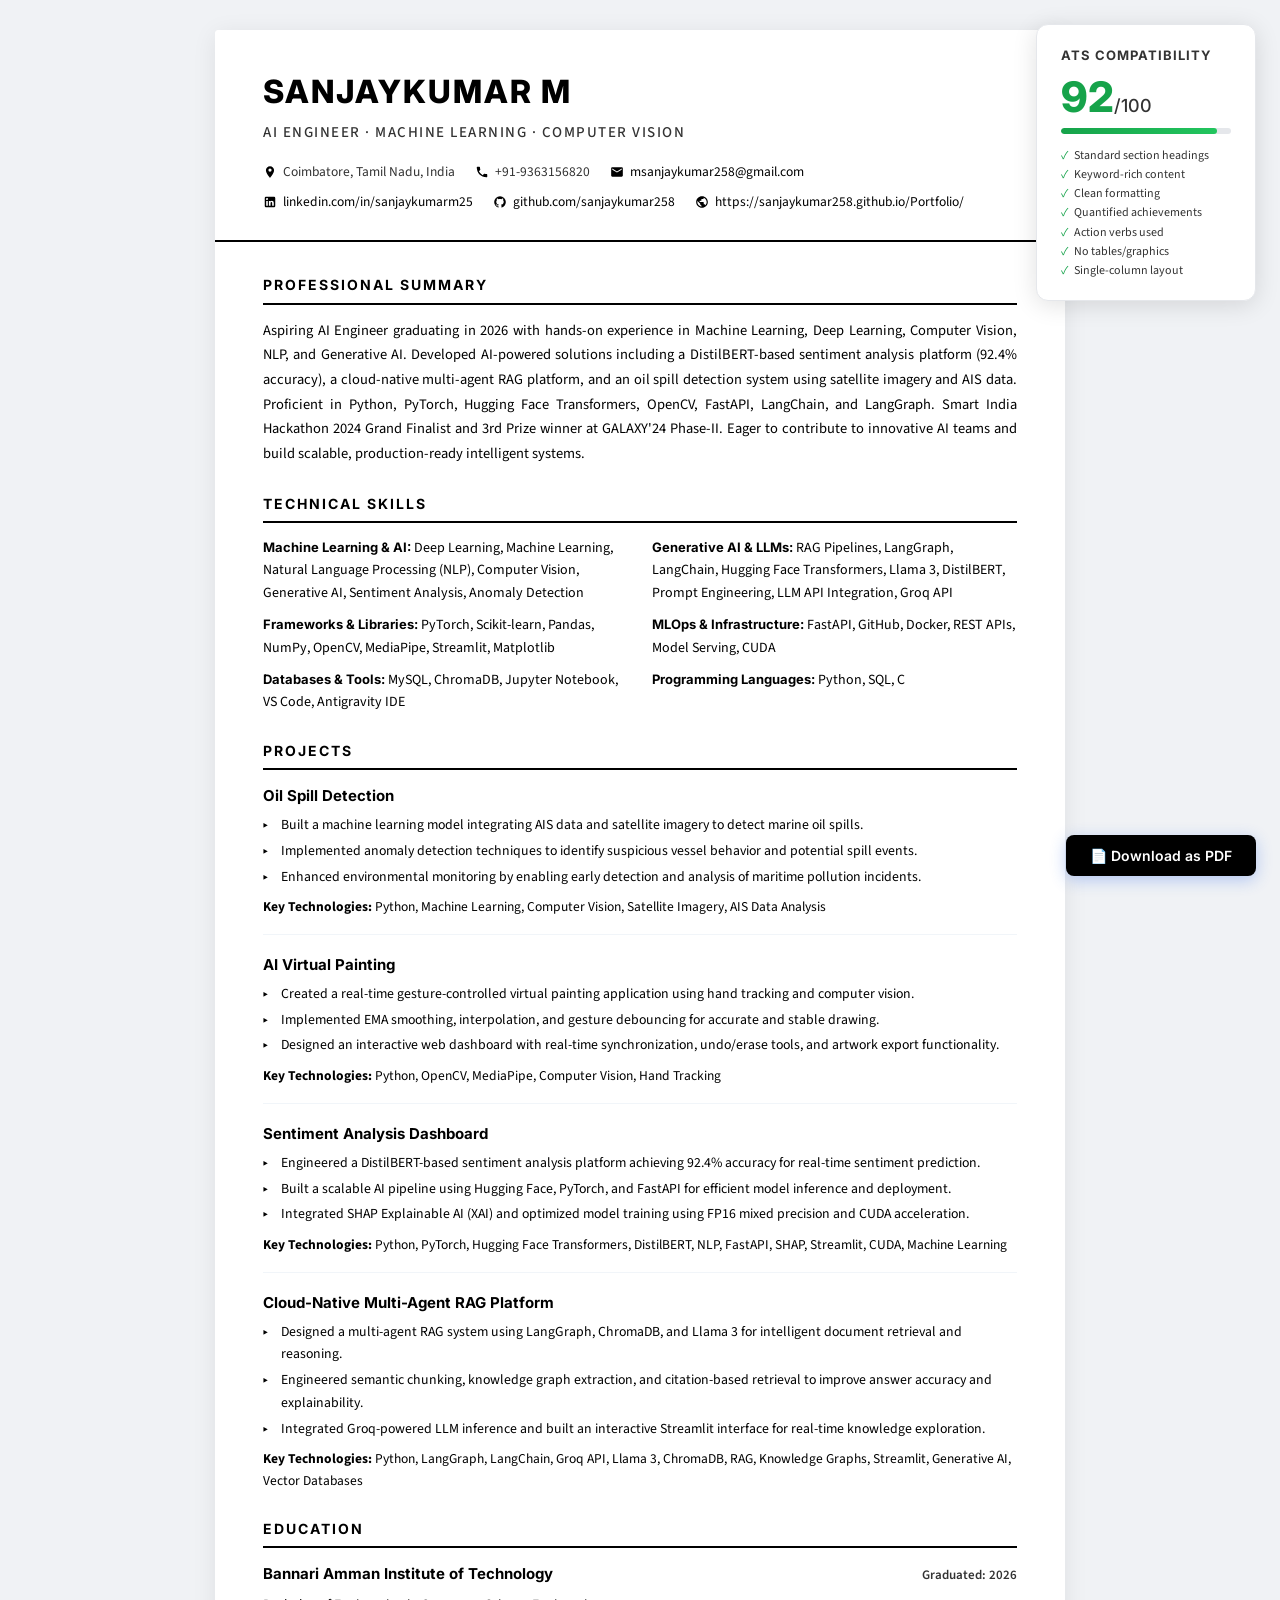
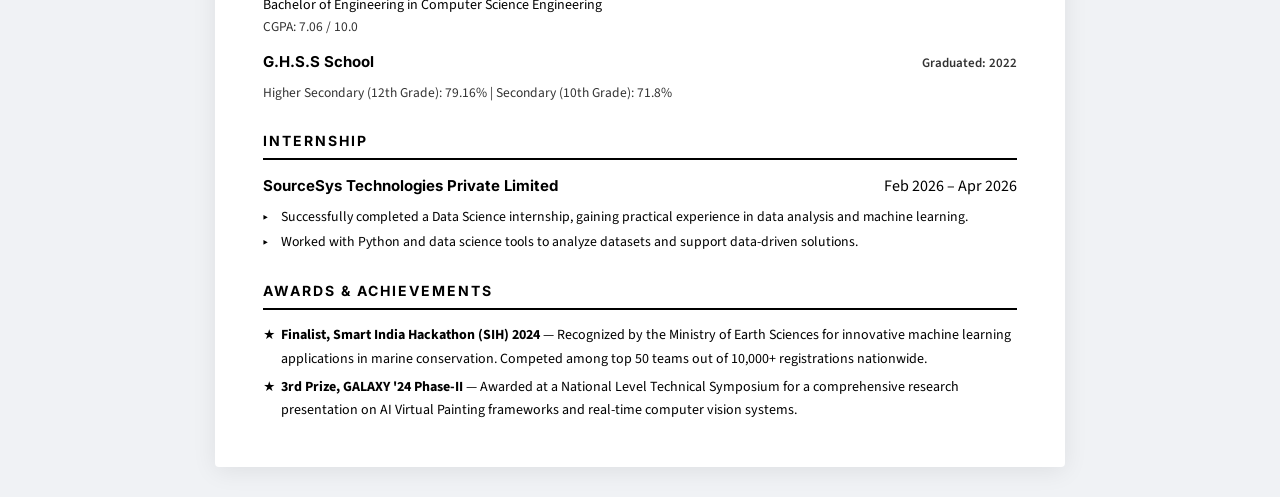
<file: resumeindex.html>
<!DOCTYPE html>
<html lang="en">

<head>
    <meta charset="UTF-8">
    <meta name="viewport" content="width=device-width, initial-scale=1.0">
    <title>Sanjaykumar M - AI Engineer Resume</title>
    <link
        href="https://fonts.googleapis.com/css2?family=Inter:wght@400;500;600;700;800&family=Source+Sans+Pro:wght@400;600;700&display=swap"
        rel="stylesheet">
    <style>
        /* ===== RESET & BASE ===== */
        *,
        *::before,
        *::after {
            margin: 0;
            padding: 0;
            box-sizing: border-box;
        }

        :root {
            --color-primary: #000000;
            --color-accent: #000000;
            --color-accent-dark: #000000;
            --color-text: #000000;
            --color-text-light: #000000;
            --color-text-muted: #333333;
            --color-border: #e5e7eb;
            --color-bg: #ffffff;
            --color-section-bg: #f8fafc;
            --font-heading: 'Inter', sans-serif;
            --font-body: 'Source Sans Pro', 'Inter', sans-serif;
        }

        body {
            font-family: var(--font-body);
            color: var(--color-text);
            background: #f0f2f5;
            line-height: 1.6;
            -webkit-font-smoothing: antialiased;
        }

        /* ===== LAYOUT ===== */
        .resume-container {
            max-width: 850px;
            margin: 30px auto;
            background: var(--color-bg);
            box-shadow: 0 4px 24px rgba(0, 0, 0, 0.08);
            border-radius: 4px;
            overflow: hidden;
        }

        /* ===== HEADER ===== */
        .header {
            background: #ffffff;
            color: #000000;
            padding: 36px 48px 28px;
            position: relative;
            border-bottom: none;
        }

        .header::after {
            content: '';
            position: absolute;
            bottom: 0;
            left: 0;
            right: 0;
            height: 0px;
            background: none;
        }

        .header-separator {
            border-bottom: 2px solid #000000;
            margin: 0;
        }

        .header h1 {
            font-family: var(--font-heading);
            font-size: 32px;
            font-weight: 800;
            letter-spacing: 2px;
            text-transform: uppercase;
            margin-bottom: 4px;
        }

        .header .subtitle {
            font-size: 15px;
            font-weight: 500;
            color: #333333;
            letter-spacing: 1.5px;
            text-transform: uppercase;
            margin-bottom: 16px;
        }

        .contact-row {
            display: flex;
            flex-wrap: wrap;
            gap: 8px 20px;
            font-size: 13.5px;
            color: #333333;
        }

        .contact-row a {
            color: #000000;
            text-decoration: none;
            transition: color 0.2s;
        }

        .contact-row a:hover {
            color: #333333;
            text-decoration: underline;
        }

        .contact-item {
            display: flex;
            align-items: center;
            gap: 6px;
        }

        .contact-item svg {
            width: 14px;
            height: 14px;
            fill: #000000;
            flex-shrink: 0;
        }

        .content {
            padding: 32px 48px 40px;
        }

        /* ===== SECTION ===== */
        .section {
            margin-bottom: 26px;
        }

        .section:last-child {
            margin-bottom: 0;
        }

        .section-title {
            font-family: var(--font-heading);
            font-size: 14px;
            font-weight: 700;
            text-transform: uppercase;
            letter-spacing: 2px;
            color: var(--color-primary);
            border-bottom: 2px solid #000000;
            padding-bottom: 6px;
            margin-bottom: 14px;
            display: flex;
            align-items: center;
            gap: 8px;
        }

        .section-title svg {
            width: 18px;
            height: 18px;
            fill: var(--color-accent);
        }

        /* ===== PROFESSIONAL SUMMARY ===== */
        .summary-text {
            font-size: 14.5px;
            line-height: 1.7;
            color: var(--color-text);
            text-align: justify;
        }

        .summary-text strong {
            color: var(--color-primary);
        }

        /* ===== SKILLS ===== */
        .skills-grid {
            display: grid;
            grid-template-columns: 1fr 1fr;
            gap: 10px 24px;
        }

        .skill-category {
            font-size: 14px;
            line-height: 1.6;
        }

        .skill-category .label {
            font-weight: 700;
            color: var(--color-primary);
            font-family: var(--font-heading);
            font-size: 13px;
        }

        .skill-category .value {
            color: var(--color-text-light);
        }

        /* ===== PROJECTS ===== */
        .project {
            margin-bottom: 18px;
            padding-bottom: 16px;
            border-bottom: 1px solid #f1f5f9;
        }

        .project:last-child {
            margin-bottom: 0;
            padding-bottom: 0;
            border-bottom: none;
        }

        .project-header {
            display: flex;
            justify-content: space-between;
            align-items: baseline;
            flex-wrap: wrap;
            gap: 4px 12px;
            margin-bottom: 6px;
        }

        .project-title {
            font-family: var(--font-heading);
            font-size: 15px;
            font-weight: 700;
            color: var(--color-primary);
        }

        .project-badge {
            display: inline-block;
            background: #eff6ff;
            color: var(--color-accent);
            font-size: 11px;
            font-weight: 600;
            padding: 2px 8px;
            border-radius: 3px;
            margin-left: 6px;
        }

        .project-tech {
            font-size: 12.5px;
            color: var(--color-accent-dark);
            font-weight: 600;
            font-style: italic;
            white-space: nowrap;
        }

        .project ul {
            list-style: none;
            padding-left: 0;
        }

        .project li {
            position: relative;
            padding-left: 18px;
            font-size: 13.8px;
            line-height: 1.65;
            color: var(--color-text-light);
            margin-bottom: 3px;
        }

        .project li::before {
            content: '▸';
            position: absolute;
            left: 0;
            color: var(--color-accent);
            font-weight: 700;
            font-size: 14px;
        }

        /* ===== EDUCATION ===== */
        .education-item {
            display: flex;
            justify-content: space-between;
            align-items: baseline;
            flex-wrap: wrap;
            gap: 4px 12px;
            margin-bottom: 8px;
        }

        .education-item:last-child {
            margin-bottom: 0;
        }

        .edu-school {
            font-family: var(--font-heading);
            font-size: 15px;
            font-weight: 700;
            color: var(--color-primary);
        }

        .edu-date {
            font-size: 13px;
            font-weight: 600;
            color: var(--color-text-muted);
        }

        .edu-degree {
            font-size: 14px;
            color: var(--color-text-light);
            margin-top: 1px;
        }

        .edu-detail {
            font-size: 13.5px;
            color: var(--color-text-muted);
        }

        /* ===== CERTIFICATIONS / AWARDS ===== */
        .award-list {
            list-style: none;
            padding-left: 0;
        }

        .award-list li {
            position: relative;
            padding-left: 18px;
            font-size: 14px;
            line-height: 1.65;
            color: var(--color-text-light);
            margin-bottom: 5px;
        }

        .award-list li::before {
            content: '★';
            position: absolute;
            left: 0;
            color: var(--color-accent);
            font-size: 12px;
            top: 2px;
        }

        .award-list li strong {
            color: var(--color-primary);
        }

        /* ===== COURSEWORK ===== */
        .coursework-tags {
            display: flex;
            flex-wrap: wrap;
            gap: 8px;
        }

        .coursework-tag {
            background: #f1f5f9;
            color: var(--color-text);
            font-size: 12.5px;
            font-weight: 500;
            padding: 4px 12px;
            border-radius: 4px;
            border: 1px solid var(--color-border);
        }

        /* ===== PRINT STYLES ===== */
        @media print {
            body {
                background: #fff;
                margin: 0;
                padding: 0;
            }

            .resume-container {
                margin: 0;
                box-shadow: none;
                border-radius: 0;
                max-width: 100%;
                overflow: visible !important;
            }

            .header {
                padding: 28px 40px 22px;
                -webkit-print-color-adjust: exact;
                print-color-adjust: exact;
            }

            .content {
                padding: 24px 40px 32px;
            }

            .section {
                margin-bottom: 20px;
            }

            .no-print {
                display: none !important;
            }

            @page {
                margin: 0;
                size: A4;
            }
        }

        /* ===== TOOLBAR (screen only) ===== */
        .toolbar {
            position: fixed;
            bottom: 24px;
            right: 24px;
            display: flex;
            gap: 10px;
            z-index: 100;
        }

        .toolbar button {
            background: #000000;
            color: #fff;
            border: none;
            padding: 12px 24px;
            border-radius: 8px;
            font-family: var(--font-heading);
            font-size: 14px;
            font-weight: 600;
            cursor: pointer;
            box-shadow: 0 4px 16px rgba(37, 99, 235, 0.3);
            transition: all 0.2s;
        }

        .toolbar button:hover {
            background: var(--color-accent-dark);
            transform: translateY(-1px);
            box-shadow: 0 6px 20px rgba(37, 99, 235, 0.4);
        }

        /* ===== ATS SCORE PANEL ===== */
        .ats-panel {
            position: fixed;
            top: 24px;
            right: 24px;
            background: #fff;
            border-radius: 12px;
            box-shadow: 0 4px 24px rgba(0, 0, 0, 0.12);
            padding: 20px 24px;
            z-index: 100;
            min-width: 220px;
            border: 1px solid var(--color-border);
        }

        .ats-panel h3 {
            font-family: var(--font-heading);
            font-size: 13px;
            text-transform: uppercase;
            letter-spacing: 1px;
            color: var(--color-text-muted);
            margin-bottom: 10px;
        }

        .ats-score {
            font-family: var(--font-heading);
            font-size: 42px;
            font-weight: 800;
            color: #16a34a;
            line-height: 1;
        }

        .ats-score span {
            font-size: 18px;
            color: var(--color-text-muted);
            font-weight: 500;
        }

        .ats-bar {
            height: 6px;
            background: #e5e7eb;
            border-radius: 3px;
            margin-top: 10px;
            overflow: hidden;
        }

        .ats-bar-fill {
            height: 100%;
            background: linear-gradient(90deg, #16a34a, #22c55e);
            border-radius: 3px;
            width: 92%;
            transition: width 1s ease;
        }

        .ats-details {
            margin-top: 12px;
            font-size: 12px;
            color: var(--color-text-muted);
            line-height: 1.6;
        }

        .ats-check {
            color: #16a34a;
            margin-right: 4px;
        }

        @media print {

            .ats-panel,
            .toolbar {
                display: none !important;
            }

            @page {
                margin: 10mm 0 5mm 0;
            }

            @page :first {
                margin-top: 0;
            }

            .resume-container {
                box-shadow: none;
            }
        }

        /* ===== RESPONSIVE ===== */
        @media (max-width: 700px) {
            .header {
                padding: 24px 20px 20px;
            }

            .content {
                padding: 20px 20px 28px;
            }

            .skills-grid {
                grid-template-columns: 1fr;
            }

            .project-header {
                flex-direction: column;
            }

            .education-item {
                flex-direction: column;
            }

            .ats-panel {
                display: none;
            }
        }
    </style>
</head>

<body>

    <!-- ATS Score Panel -->
    <div class="ats-panel no-print" id="atsPanel">
        <h3>ATS Compatibility</h3>
        <div class="ats-score">92<span>/100</span></div>
        <div class="ats-bar">
            <div class="ats-bar-fill"></div>
        </div>
        <div class="ats-details">
            <div><span class="ats-check">✓</span> Standard section headings</div>
            <div><span class="ats-check">✓</span> Keyword-rich content</div>
            <div><span class="ats-check">✓</span> Clean formatting</div>
            <div><span class="ats-check">✓</span> Quantified achievements</div>
            <div><span class="ats-check">✓</span> Action verbs used</div>
            <div><span class="ats-check">✓</span> No tables/graphics</div>
            <div><span class="ats-check">✓</span> Single-column layout</div>
        </div>
    </div>

    <!-- Resume -->
    <div class="resume-container">

        <!-- ===== HEADER ===== -->
        <header class="header">
            <h1>Sanjaykumar M</h1>
            <div class="subtitle">AI Engineer · Machine Learning · Computer Vision</div>
            <div class="contact-row">
                <span class="contact-item">
                    <svg viewBox="0 0 24 24">
                        <path
                            d="M12 2C8.13 2 5 5.13 5 9c0 5.25 7 13 7 13s7-7.75 7-13c0-3.87-3.13-7-7-7zm0 9.5A2.5 2.5 0 1 1 12 6a2.5 2.5 0 0 1 0 5.5z" />
                    </svg>
                    Coimbatore, Tamil Nadu, India
                </span>
                <span class="contact-item">
                    <svg viewBox="0 0 24 24">
                        <path
                            d="M6.62 10.79a15.05 15.05 0 0 0 6.59 6.59l2.2-2.2a1 1 0 0 1 1.01-.24c1.12.37 2.33.57 3.58.57.55 0 1 .45 1 1V20c0 .55-.45 1-1 1C10.07 21 3 13.93 3 4c0-.55.45-1 1-1h3.5c.55 0 1 .45 1 1 0 1.25.2 2.46.57 3.58a1 1 0 0 1-.24 1.01l-2.21 2.2z" />
                    </svg>
                    +91-9363156820
                </span>
                <span class="contact-item">
                    <svg viewBox="0 0 24 24">
                        <path
                            d="M20 4H4c-1.1 0-2 .9-2 2v12c0 1.1.9 2 2 2h16c1.1 0 2-.9 2-2V6c0-1.1-.9-2-2-2zm0 4-8 5-8-5V6l8 5 8-5v2z" />
                    </svg>
                    <a href="mailto:msanjaykumar258@gmail.com">msanjaykumar258@gmail.com</a>
                </span>
                <span class="contact-item">
                    <svg viewBox="0 0 24 24">
                        <path
                            d="M19 3a2 2 0 0 1 2 2v14a2 2 0 0 1-2 2H5a2 2 0 0 1-2-2V5a2 2 0 0 1 2-2h14m-.5 15.5v-5.3a3.26 3.26 0 0 0-3.26-3.26c-.85 0-1.84.52-2.32 1.3v-1.11h-2.79v8.37h2.79v-4.93c0-.77.62-1.4 1.39-1.4a1.4 1.4 0 0 1 1.4 1.4v4.93h2.79M6.88 8.56a1.68 1.68 0 0 0 1.68-1.68c0-.93-.75-1.69-1.68-1.69a1.69 1.69 0 0 0-1.69 1.69c0 .93.76 1.68 1.69 1.68m1.39 9.94v-8.37H5.5v8.37h2.77z" />
                    </svg>
                    <a href="https://linkedin.com/in/sanjaykumarm25" target="_blank">linkedin.com/in/sanjaykumarm25</a>
                </span>
                <span class="contact-item">
                    <svg viewBox="0 0 24 24">
                        <path
                            d="M12 2A10 10 0 0 0 2 12c0 4.42 2.87 8.17 6.84 9.5.5.08.66-.23.66-.5v-1.69c-2.77.6-3.36-1.34-3.36-1.34-.46-1.16-1.11-1.47-1.11-1.47-.91-.62.07-.6.07-.6 1 .07 1.53 1.03 1.53 1.03.87 1.52 2.34 1.07 2.91.83.09-.65.35-1.09.63-1.34-2.22-.25-4.55-1.11-4.55-4.92 0-1.11.38-2 1.03-2.71-.1-.25-.45-1.29.1-2.64 0 0 .84-.27 2.75 1.02.79-.22 1.65-.33 2.5-.33.85 0 1.71.11 2.5.33 1.91-1.29 2.75-1.02 2.75-1.02.55 1.35.2 2.39.1 2.64.65.71 1.03 1.6 1.03 2.71 0 3.82-2.34 4.66-4.57 4.91.36.31.69.92.69 1.85V21c0 .27.16.59.67.5C19.14 20.16 22 16.42 22 12A10 10 0 0 0 12 2z" />
                    </svg>
                    <a href="https://github.com/sanjaykumar258" target="_blank">github.com/sanjaykumar258</a>
                </span>
                <span class="contact-item">
                    <svg viewBox="0 0 24 24">
                        <path
                            d="M12 2C6.48 2 2 6.48 2 12s4.48 10 10 10 10-4.48 10-10S17.52 2 12 2zm-1 17.93c-3.95-.49-7-3.85-7-7.93 0-.62.08-1.21.21-1.79L9 15v1c0 1.1.9 2 2 2v1.93zm6.9-2.54c-.26-.81-1-1.39-1.9-1.39h-1v-3c0-.55-.45-1-1-1H8v-2h2c.55 0 1-.45 1-1V7h2c1.1 0 2-.9 2-2v-.41c2.93 1.19 5 4.06 5 7.41 0 2.08-.8 3.97-2.1 5.39z" />
                    </svg>
                    <a href="https://sanjaykumar258.github.io/Portfolio"
                        target="_blank">https://sanjaykumar258.github.io/Portfolio/</a>
                </span>
            </div>
        </header>

        <div class="header-separator"></div>

        <!-- ===== CONTENT ===== -->
        <div class="content">

            <!-- PROFESSIONAL SUMMARY -->
            <section class="section">
                <h2 class="section-title">Professional Summary</h2>
                <p class="summary-text">
                    Aspiring AI Engineer graduating in 2026 with hands-on experience in Machine Learning, Deep Learning,
                    Computer Vision, NLP, and Generative AI. Developed AI-powered solutions including a DistilBERT-based
                    sentiment analysis platform (92.4% accuracy), a cloud-native multi-agent RAG platform, and an oil
                    spill detection system using satellite imagery and AIS data. Proficient in Python, PyTorch, Hugging
                    Face Transformers, OpenCV, FastAPI, LangChain, and LangGraph. Smart India Hackathon 2024 Grand
                    Finalist and 3rd Prize winner at GALAXY'24 Phase-II. Eager to contribute to innovative AI teams and
                    build scalable, production-ready intelligent systems.
                </p>
            </section>

            <!-- TECHNICAL SKILLS -->
            <section class="section">
                <h2 class="section-title">Technical Skills</h2>
                <div class="skills-grid">
                    <div class="skill-category">
                        <span class="label">Machine Learning & AI: </span>
                        <span class="value">Deep Learning, Machine Learning, Natural Language Processing (NLP), Computer
                            Vision, Generative AI, Sentiment Analysis, Anomaly Detection</span>
                    </div>
                    <div class="skill-category">
                        <span class="label">Generative AI & LLMs: </span>
                        <span class="value">RAG Pipelines, LangGraph, LangChain, Hugging Face Transformers, Llama 3,
                            DistilBERT, Prompt Engineering, LLM API Integration, Groq API</span>
                    </div>
                    <div class="skill-category">
                        <span class="label">Frameworks & Libraries: </span>
                        <span class="value">PyTorch, Scikit-learn, Pandas, NumPy, OpenCV, MediaPipe, Streamlit,
                            Matplotlib</span>
                    </div>
                    <div class="skill-category">
                        <span class="label">MLOps & Infrastructure: </span>
                        <span class="value">FastAPI, GitHub, Docker, REST APIs, Model Serving, CUDA</span>
                    </div>
                    <div class="skill-category">
                        <span class="label">Databases & Tools: </span>
                        <span class="value"> MySQL, ChromaDB, Jupyter Notebook, VS Code, Antigravity IDE</span>
                    </div>
                    <div class="skill-category">
                        <span class="label">Programming Languages: </span>
                        <span class="value">Python, SQL, C</span>
                    </div>
                </div>
            </section>

            <!-- TECHNICAL PROJECTS -->
            <section class="section">
                <h2 class="section-title">Projects</h2>

                <div class="project">
                    <div class="project-header">
                        <span class="project-title">Oil Spill Detection</span>
                    </div>
                    <ul>
                        <li>Built a machine learning model integrating AIS data and satellite imagery to detect marine
                            oil spills.</li>
                        <li>Implemented anomaly detection techniques to identify suspicious vessel behavior and
                            potential spill events.</li>
                        <li>Enhanced environmental monitoring by enabling early detection and analysis of maritime
                            pollution incidents.</li>
                    </ul>
                    <div style="font-size: 13.5px; color: var(--color-text); margin-top: 8px;"><strong>Key
                            Technologies:</strong> Python, Machine Learning, Computer Vision, Satellite Imagery, AIS
                        Data Analysis</div>
                </div>

                <div class="project">
                    <div class="project-header">
                        <span class="project-title">AI Virtual Painting</span>
                    </div>
                    <ul>
                        <li>Created a real-time gesture-controlled virtual painting application using hand tracking and
                            computer vision.</li>
                        <li>Implemented EMA smoothing, interpolation, and gesture debouncing for accurate and stable
                            drawing.</li>
                        <li>Designed an interactive web dashboard with real-time synchronization, undo/erase tools, and
                            artwork export functionality.</li>
                    </ul>
                    <div style="font-size: 13.5px; color: var(--color-text); margin-top: 8px;"><strong>Key
                            Technologies:</strong> Python, OpenCV, MediaPipe, Computer Vision, Hand Tracking</div>
                </div>

                <div class="project">
                    <div class="project-header">
                        <span class="project-title">Sentiment Analysis Dashboard</span>
                    </div>
                    <ul>
                        <li>Engineered a DistilBERT-based sentiment analysis platform achieving 92.4% accuracy for
                            real-time sentiment prediction.</li>
                        <li>Built a scalable AI pipeline using Hugging Face, PyTorch, and FastAPI for efficient model
                            inference and deployment.</li>
                        <li>Integrated SHAP Explainable AI (XAI) and optimized model training using FP16 mixed precision
                            and CUDA acceleration.</li>
                    </ul>
                    <div style="font-size: 13.5px; color: var(--color-text); margin-top: 8px;"><strong>Key
                            Technologies:</strong> Python, PyTorch, Hugging Face Transformers, DistilBERT, NLP, FastAPI,
                        SHAP, Streamlit, CUDA, Machine Learning</div>
                </div>

                <div class="project">
                    <div class="project-header">
                        <span class="project-title">Cloud-Native Multi-Agent RAG Platform</span>
                    </div>
                    <ul>
                        <li>Designed a multi-agent RAG system using LangGraph, ChromaDB, and Llama 3 for intelligent
                            document retrieval and reasoning.</li>
                        <li>Engineered semantic chunking, knowledge graph extraction, and citation-based retrieval to
                            improve answer accuracy and explainability.</li>
                        <li>Integrated Groq-powered LLM inference and built an interactive Streamlit interface for
                            real-time knowledge exploration.</li>
                    </ul>
                    <div style="font-size: 13.5px; color: var(--color-text); margin-top: 8px;"><strong>Key
                            Technologies:</strong> Python, LangGraph, LangChain, Groq API, Llama 3, ChromaDB, RAG,
                        Knowledge Graphs, Streamlit, Generative AI, Vector Databases</div>
                </div>
            </section>

            <!-- EDUCATION -->
            <section class="section">
                <h2 class="section-title">Education</h2>
                <div style="margin-bottom: 12px;">
                    <div class="education-item">
                        <span class="edu-school">Bannari Amman Institute of Technology</span>
                        <span class="edu-date">Graduated: 2026</span>
                    </div>
                    <div class="edu-degree">Bachelor of Engineering in Computer Science Engineering</div>
                    <div class="edu-detail">CGPA: 7.06 / 10.0</div>
                </div>
                <div>
                    <div class="education-item">
                        <span class="edu-school">G.H.S.S School</span>
                        <span class="edu-date">Graduated: 2022</span>
                    </div>
                    <div class="edu-detail">Higher Secondary (12th Grade): 79.16% | Secondary (10th Grade): 71.8%</div>
                </div>
            </section>

            <!-- INTERNSHIP -->
            <section class="section">
                <h2 class="section-title">Internship</h2>
                <div class="project">
                    <div class="project-header">
                        <span class="project-title">SourceSys Technologies Private Limited</span>
                        <span class="project-date">Feb 2026 – Apr 2026</span>
                    </div>
                    <ul>
                        <li>Successfully completed a Data Science internship, gaining practical experience in data
                            analysis and machine learning.</li>
                        <li>Worked with Python and data science tools to analyze datasets and support data-driven
                            solutions.</li>
                    </ul>
                </div>
            </section>

            <!-- AWARDS & RECOGNITIONS -->
            <section class="section">
                <h2 class="section-title">Awards & Achievements</h2>
                <ul class="award-list">
                    <li><strong>Finalist, Smart India Hackathon (SIH) 2024</strong> — Recognized by the Ministry of
                        Earth Sciences for innovative machine learning applications in marine conservation. Competed
                        among top 50 teams out of 10,000+ registrations nationwide.</li>
                    <li><strong>3rd Prize, GALAXY '24 Phase-II</strong> — Awarded at a National Level Technical
                        Symposium for a comprehensive research presentation on AI Virtual Painting frameworks and
                        real-time computer vision systems.</li>
                </ul>
            </section>

        </div>
    </div>

    <!-- Toolbar -->
    <div class="toolbar no-print">
        <button onclick="window.print()">📄 Download as PDF</button>
    </div>

    <script>
        // Animate ATS bar on load
        document.addEventListener('DOMContentLoaded', () => {
            const fill = document.querySelector('.ats-bar-fill');
            if (fill) {
                fill.style.width = '0%';
                setTimeout(() => {
                    fill.style.width = '92%';
                }, 300);
            }
        });
    </script>

</body>

</html>
</file>
